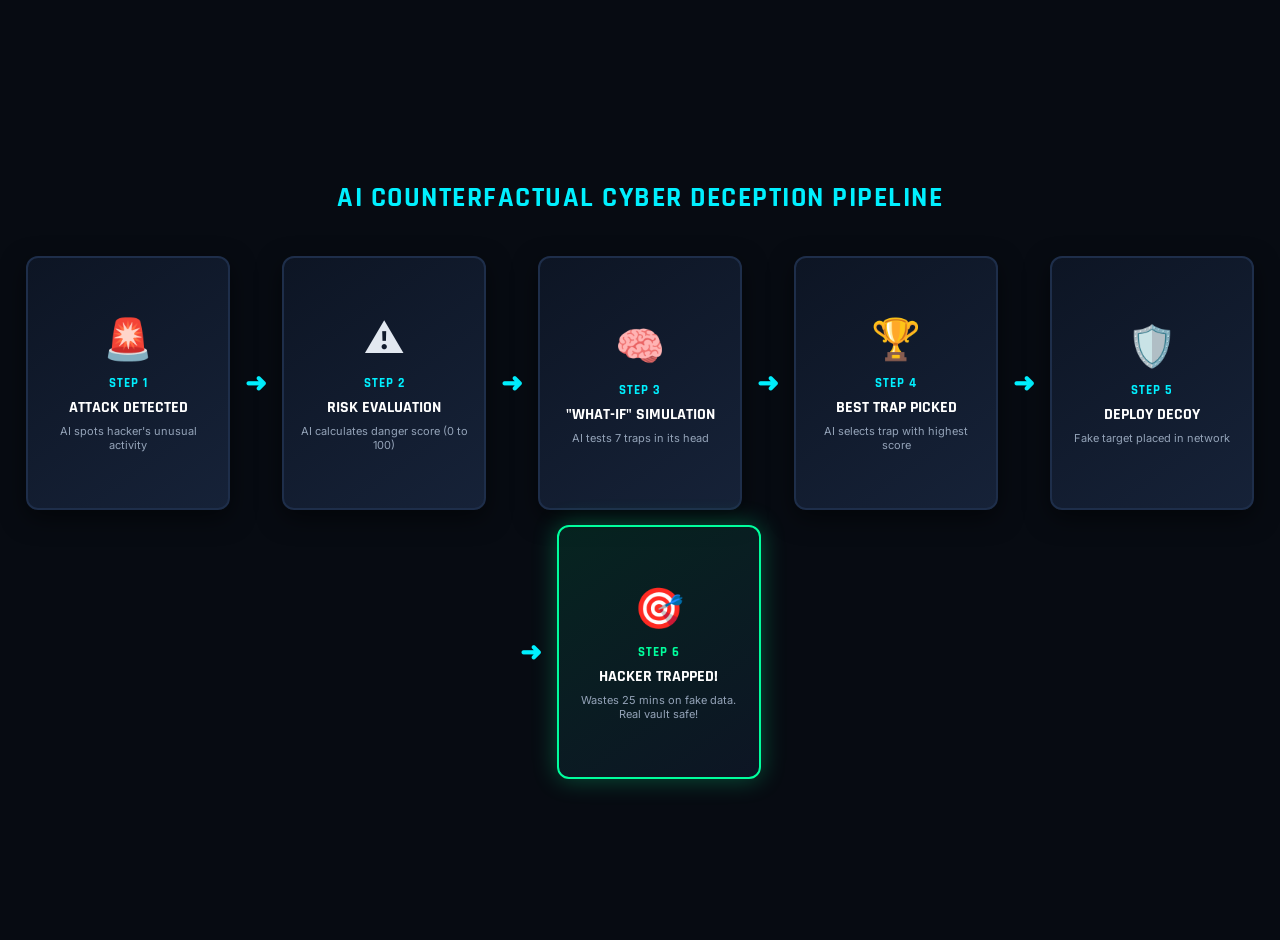
<file: docs/flowchart_interactive.html>
<!DOCTYPE html>
<html lang="en">
<head>
<meta charset="UTF-8">
<title>Cyber Deception Simple Flowchart</title>
<link href="https://fonts.googleapis.com/css2?family=Rajdhani:wght@600;700&family=Inter:wght@400;600&display=swap" rel="stylesheet">
<style>
  body {
    background-color: #070b12;
    color: #e2e8f0;
    font-family: 'Inter', sans-serif;
    display: flex;
    flex-direction: column;
    align-items: center;
    justify-content: center;
    min-height: 100vh;
    margin: 0;
    padding: 20px;
  }
  h1 {
    font-family: 'Rajdhani', sans-serif;
    color: #00f0ff;
    letter-spacing: 1.5px;
    font-size: 28px;
    margin-bottom: 40px;
    text-align: center;
  }
  .flowchart-container {
    display: flex;
    align-items: center;
    justify-content: center;
    gap: 15px;
    flex-wrap: wrap;
    max-width: 1300px;
  }
  .step-card {
    background: linear-gradient(145deg, #0d1524, #162238);
    border: 2px solid #1e2e4a;
    border-radius: 12px;
    width: 170px;
    height: 220px;
    display: flex;
    flex-direction: column;
    align-items: center;
    justify-content: center;
    padding: 15px;
    text-align: center;
    box-shadow: 0 8px 25px rgba(0, 0, 0, 0.5);
    transition: transform 0.3s ease, border-color 0.3s ease;
  }
  .step-card:hover {
    transform: translateY(-5px);
    border-color: #00f0ff;
  }
  .step-card.winner {
    border-color: #00ff9d;
    background: linear-gradient(145deg, rgba(0, 255, 157, 0.1), #0d1524);
    box-shadow: 0 0 25px rgba(0, 255, 157, 0.3);
  }
  .icon {
    font-size: 40px;
    margin-bottom: 12px;
  }
  .step-num {
    font-family: 'Rajdhani', sans-serif;
    font-size: 13px;
    color: #00f0ff;
    letter-spacing: 1px;
    font-weight: 700;
  }
  .step-card.winner .step-num {
    color: #00ff9d;
  }
  .step-title {
    font-family: 'Rajdhani', sans-serif;
    font-size: 16px;
    font-weight: 700;
    color: #fff;
    margin: 6px 0;
  }
  .step-desc {
    font-size: 11px;
    color: #94a3b8;
    line-height: 1.3;
  }
  .arrow {
    color: #00f0ff;
    font-size: 26px;
    font-weight: bold;
  }
</style>
</head>
<body>

<h1>AI COUNTERFACTUAL CYBER DECEPTION PIPELINE</h1>

<div class="flowchart-container">

  <div class="step-card">
    <div class="icon">🚨</div>
    <div class="step-num">STEP 1</div>
    <div class="step-title">ATTACK DETECTED</div>
    <div class="step-desc">AI spots hacker's unusual activity</div>
  </div>

  <div class="arrow">➜</div>

  <div class="step-card">
    <div class="icon">⚠️</div>
    <div class="step-num">STEP 2</div>
    <div class="step-title">RISK EVALUATION</div>
    <div class="step-desc">AI calculates danger score (0 to 100)</div>
  </div>

  <div class="arrow">➜</div>

  <div class="step-card">
    <div class="icon">🧠</div>
    <div class="step-num">STEP 3</div>
    <div class="step-title">"WHAT-IF" SIMULATION</div>
    <div class="step-desc">AI tests 7 traps in its head</div>
  </div>

  <div class="arrow">➜</div>

  <div class="step-card">
    <div class="icon">🏆</div>
    <div class="step-num">STEP 4</div>
    <div class="step-title">BEST TRAP PICKED</div>
    <div class="step-desc">AI selects trap with highest score</div>
  </div>

  <div class="arrow">➜</div>

  <div class="step-card">
    <div class="icon">🛡️</div>
    <div class="step-num">STEP 5</div>
    <div class="step-title">DEPLOY DECOY</div>
    <div class="step-desc">Fake target placed in network</div>
  </div>

  <div class="arrow">➜</div>

  <div class="step-card winner">
    <div class="icon">🎯</div>
    <div class="step-num">STEP 6</div>
    <div class="step-title">HACKER TRAPPED!</div>
    <div class="step-desc">Wastes 25 mins on fake data. Real vault safe!</div>
  </div>

</div>

</body>
</html>
</file>
